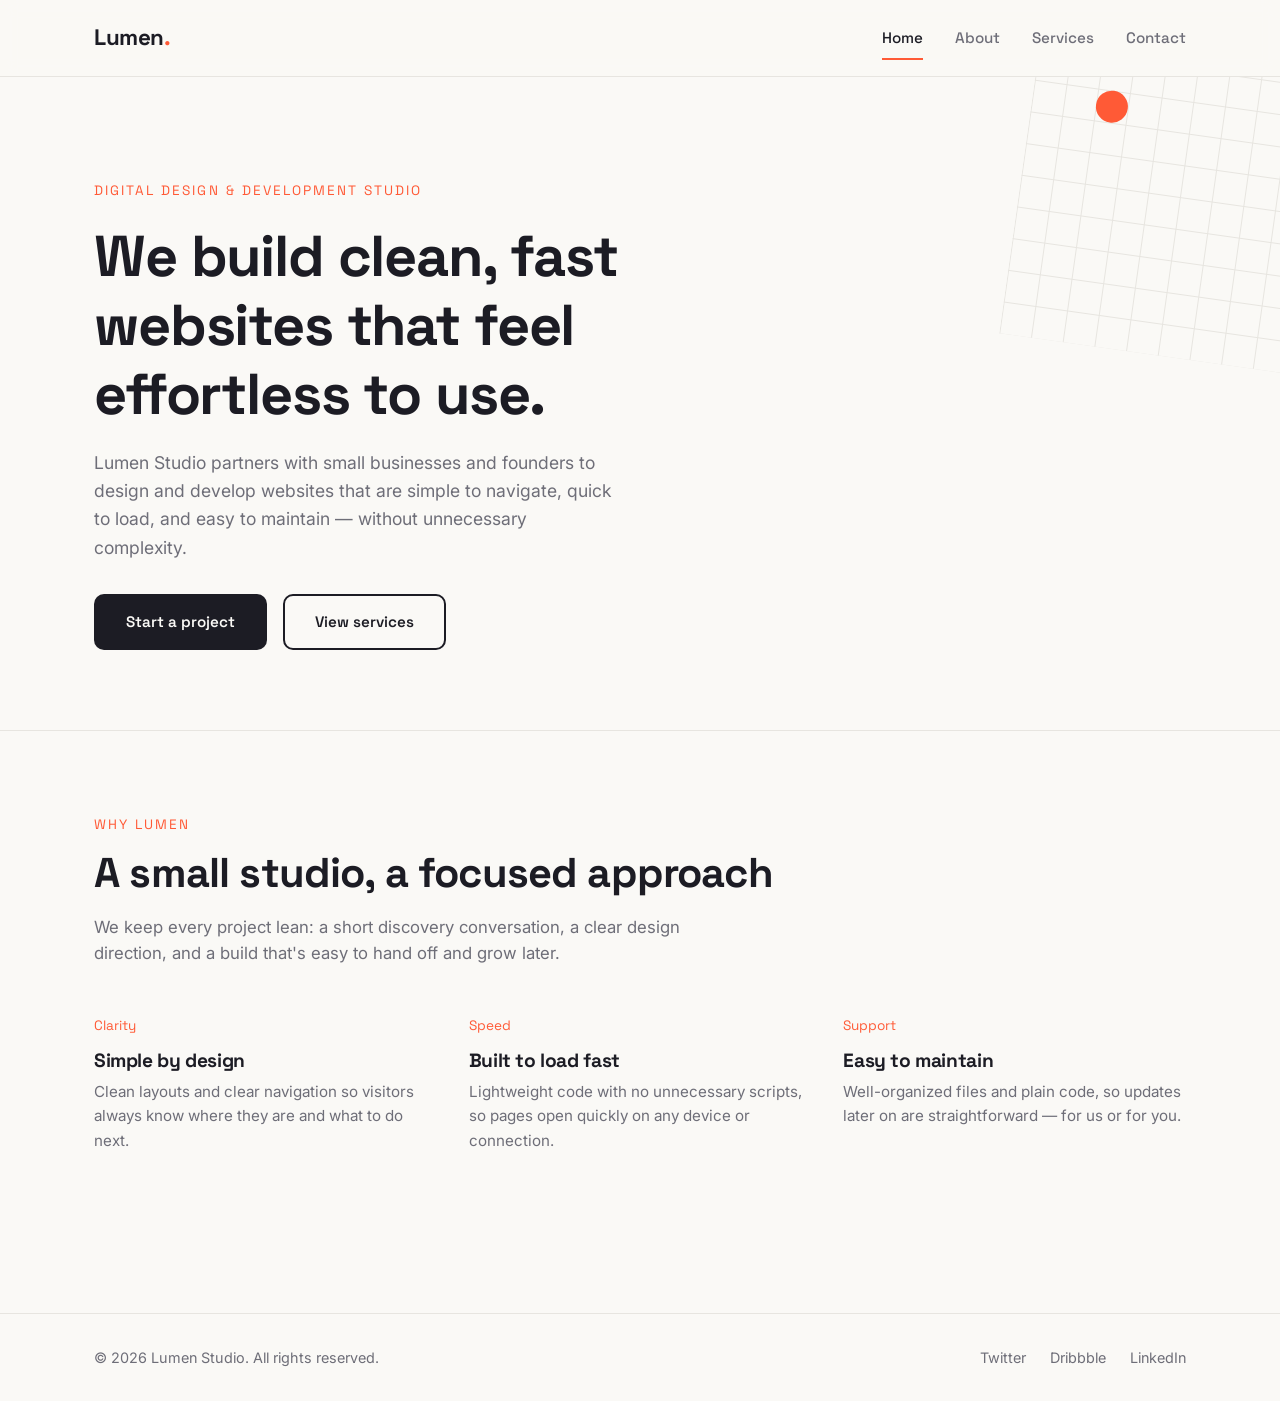
<file: index.html>
<!DOCTYPE html>
<html lang="en">
<head>
  <meta charset="UTF-8" />
  <meta name="viewport" content="width=device-width, initial-scale=1.0" />
  <title>Lumen Studio — Home</title>
  <link rel="preconnect" href="https://fonts.googleapis.com">
  <link rel="preconnect" href="https://fonts.gstatic.com" crossorigin>
  <link href="https://fonts.googleapis.com/css2?family=Inter:wght@400;500;600&family=Space+Grotesk:wght@500;700&display=swap" rel="stylesheet">
  <link rel="stylesheet" href="style.css">
</head>
<body>

  <!-- Navbar -->
  <header class="navbar">
    <div class="container nav-container">
      <a href="index.html" class="logo">Lumen<span>.</span></a>
      <nav class="nav-links" id="nav-links">
        <a href="index.html">Home</a>
        <a href="about.html">About</a>
        <a href="services.html">Services</a>
        <a href="contact.html">Contact</a>
      </nav>
      <button class="nav-toggle" id="nav-toggle" aria-label="Toggle navigation">
        <span></span><span></span><span></span>
      </button>
    </div>
  </header>

  <!-- Hero -->
  <section class="hero">
    <div class="hero-grid"></div>
    <div class="container">
      <div class="hero-content">
        <span class="section-label">Digital Design & Development Studio</span>
        <h1>We build clean, fast websites that feel effortless to use.</h1>
        <p>Lumen Studio partners with small businesses and founders to design and develop websites that are simple to navigate, quick to load, and easy to maintain — without unnecessary complexity.</p>
        <div class="hero-actions">
          <a href="contact.html" class="btn btn-primary">Start a project</a>
          <a href="services.html" class="btn btn-outline">View services</a>
        </div>
      </div>
    </div>
  </section>

  <!-- Short Introduction -->
  <section class="intro">
    <div class="container">
      <span class="section-label">Why Lumen</span>
      <h2 class="section-heading">A small studio, a focused approach</h2>
      <p class="section-intro">We keep every project lean: a short discovery conversation, a clear design direction, and a build that's easy to hand off and grow later.</p>

      <div class="intro-grid">
        <div class="intro-card">
          <span class="intro-number">Clarity</span>
          <h3>Simple by design</h3>
          <p>Clean layouts and clear navigation so visitors always know where they are and what to do next.</p>
        </div>
        <div class="intro-card">
          <span class="intro-number">Speed</span>
          <h3>Built to load fast</h3>
          <p>Lightweight code with no unnecessary scripts, so pages open quickly on any device or connection.</p>
        </div>
        <div class="intro-card">
          <span class="intro-number">Support</span>
          <h3>Easy to maintain</h3>
          <p>Well-organized files and plain code, so updates later on are straightforward — for us or for you.</p>
        </div>
      </div>
    </div>
  </section>

  <!-- Footer -->
  <footer class="footer">
    <div class="container footer-container">
      <p>&copy; 2026 Lumen Studio. All rights reserved.</p>
      <div class="footer-links">
        <a href="#">Twitter</a>
        <a href="#">Dribbble</a>
        <a href="#">LinkedIn</a>
      </div>
    </div>
  </footer>

  <script src="script.js"></script>
</body>
</html>
</file>
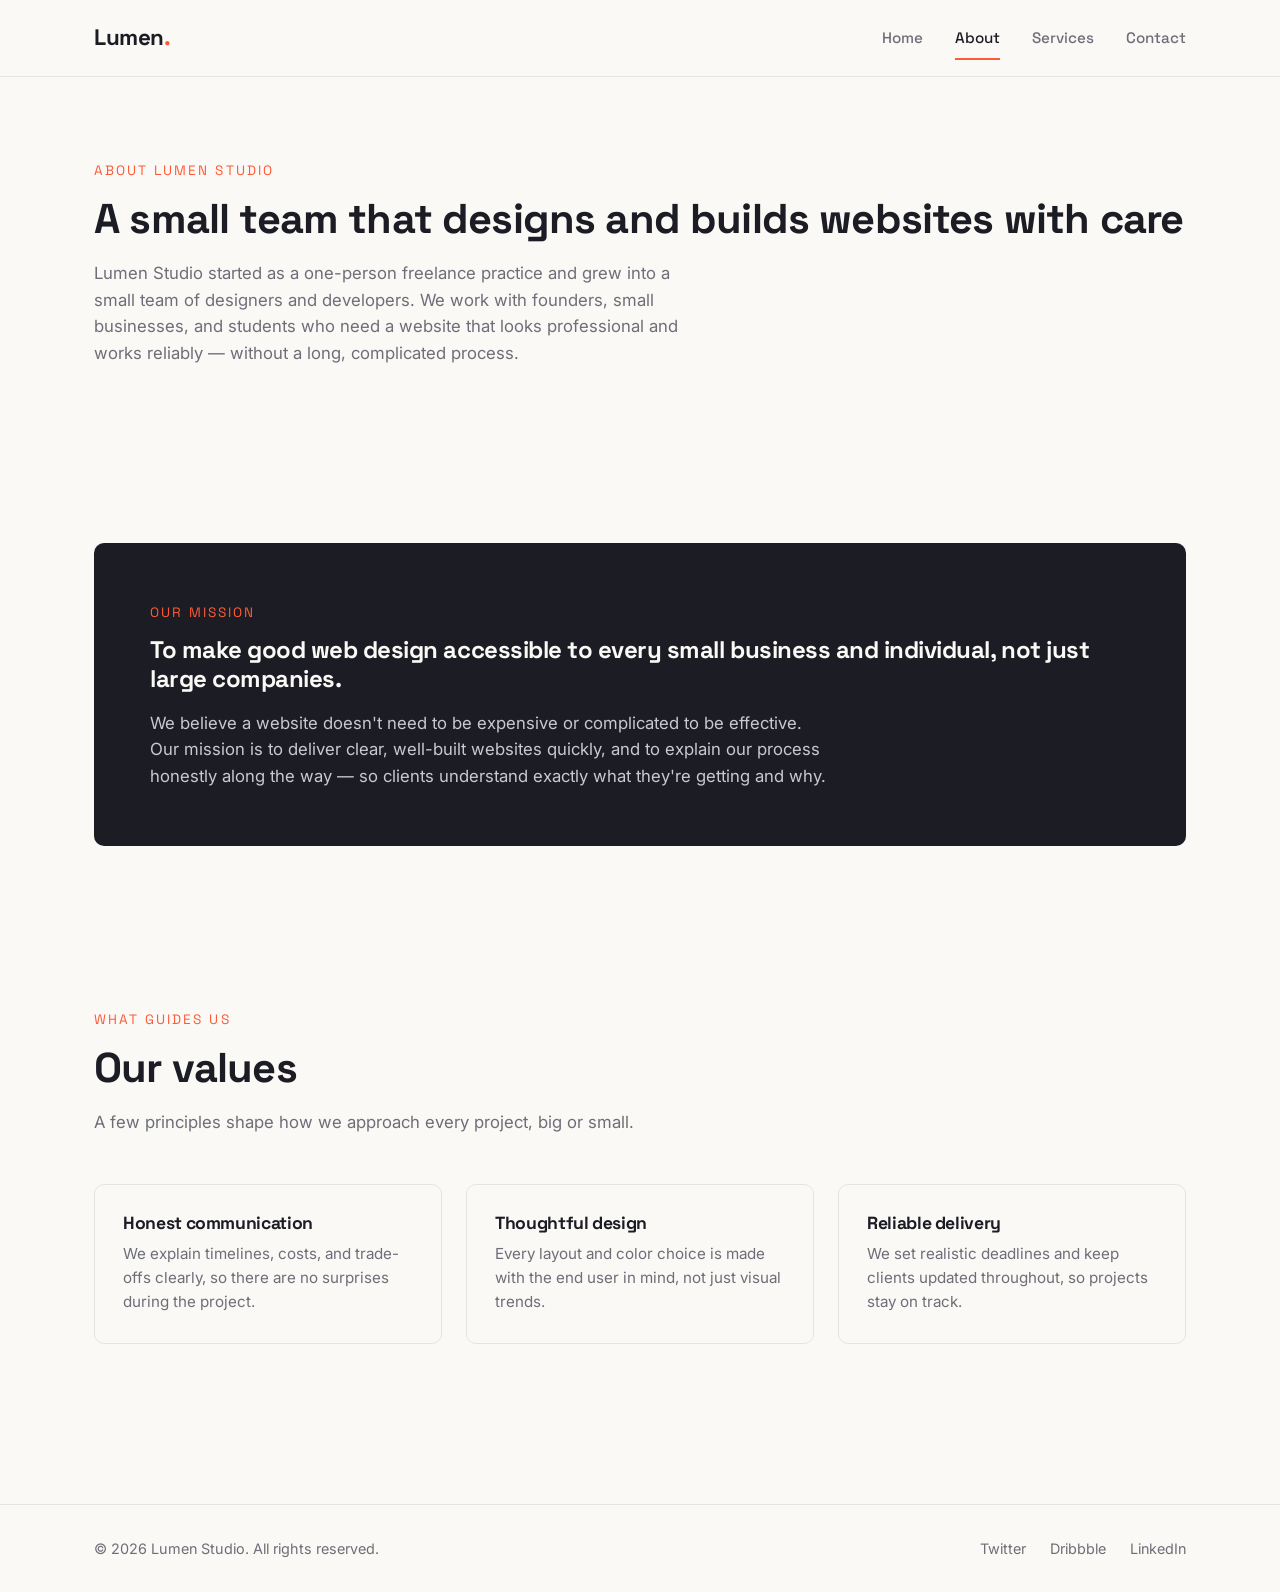
<file: about.html>
<!DOCTYPE html>
<html lang="en">
<head>
  <meta charset="UTF-8" />
  <meta name="viewport" content="width=device-width, initial-scale=1.0" />
  <title>Lumen Studio — About</title>
  <link rel="preconnect" href="https://fonts.googleapis.com">
  <link rel="preconnect" href="https://fonts.gstatic.com" crossorigin>
  <link href="https://fonts.googleapis.com/css2?family=Inter:wght@400;500;600&family=Space+Grotesk:wght@500;700&display=swap" rel="stylesheet">
  <link rel="stylesheet" href="style.css">
</head>
<body>

  <!-- Navbar -->
  <header class="navbar">
    <div class="container nav-container">
      <a href="index.html" class="logo">Lumen<span>.</span></a>
      <nav class="nav-links" id="nav-links">
        <a href="index.html">Home</a>
        <a href="about.html">About</a>
        <a href="services.html">Services</a>
        <a href="contact.html">Contact</a>
      </nav>
      <button class="nav-toggle" id="nav-toggle" aria-label="Toggle navigation">
        <span></span><span></span><span></span>
      </button>
    </div>
  </header>

  <!-- About intro -->
  <section class="about-hero">
    <div class="container">
      <span class="section-label">About Lumen Studio</span>
      <h1 class="section-heading">A small team that designs and builds websites with care</h1>
      <p class="section-intro">Lumen Studio started as a one-person freelance practice and grew into a small team of designers and developers. We work with founders, small businesses, and students who need a website that looks professional and works reliably — without a long, complicated process.</p>
    </div>
  </section>

  <!-- Mission statement -->
  <section class="mission-section">
    <div class="container">
      <div class="mission">
        <span class="section-label">Our Mission</span>
        <h2>To make good web design accessible to every small business and individual, not just large companies.</h2>
        <p>We believe a website doesn't need to be expensive or complicated to be effective. Our mission is to deliver clear, well-built websites quickly, and to explain our process honestly along the way — so clients understand exactly what they're getting and why.</p>
      </div>
    </div>
  </section>

  <!-- Values -->
  <section class="values">
    <div class="container">
      <span class="section-label">What Guides Us</span>
      <h2 class="section-heading">Our values</h2>
      <p class="section-intro">A few principles shape how we approach every project, big or small.</p>

      <div class="values-grid">
        <div class="value-card">
          <h3>Honest communication</h3>
          <p>We explain timelines, costs, and trade-offs clearly, so there are no surprises during the project.</p>
        </div>
        <div class="value-card">
          <h3>Thoughtful design</h3>
          <p>Every layout and color choice is made with the end user in mind, not just visual trends.</p>
        </div>
        <div class="value-card">
          <h3>Reliable delivery</h3>
          <p>We set realistic deadlines and keep clients updated throughout, so projects stay on track.</p>
        </div>
      </div>
    </div>
  </section>

  <!-- Footer -->
  <footer class="footer">
    <div class="container footer-container">
      <p>&copy; 2026 Lumen Studio. All rights reserved.</p>
      <div class="footer-links">
        <a href="#">Twitter</a>
        <a href="#">Dribbble</a>
        <a href="#">LinkedIn</a>
      </div>
    </div>
  </footer>

  <script src="script.js"></script>
</body>
</html>
</file>
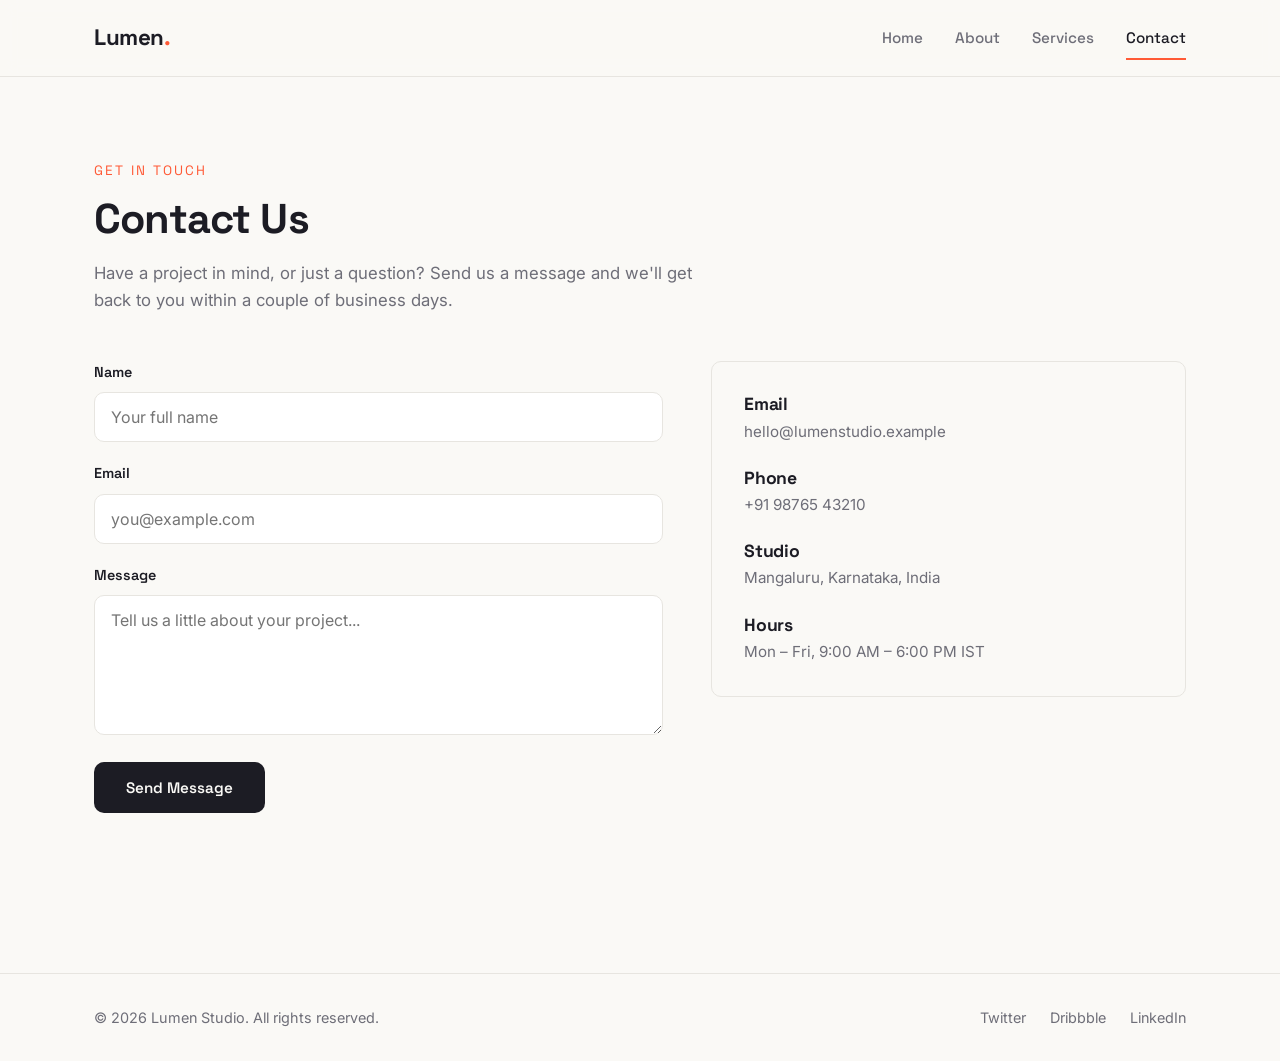
<file: contact.html>
<!DOCTYPE html>
<html lang="en">
<head>
  <meta charset="UTF-8" />
  <meta name="viewport" content="width=device-width, initial-scale=1.0" />
  <title>Lumen Studio — Contact</title>
  <link rel="preconnect" href="https://fonts.googleapis.com">
  <link rel="preconnect" href="https://fonts.gstatic.com" crossorigin>
  <link href="https://fonts.googleapis.com/css2?family=Inter:wght@400;500;600&family=Space+Grotesk:wght@500;700&display=swap" rel="stylesheet">
  <link rel="stylesheet" href="style.css">
</head>
<body>

  <!-- Navbar -->
  <header class="navbar">
    <div class="container nav-container">
      <a href="index.html" class="logo">Lumen<span>.</span></a>
      <nav class="nav-links" id="nav-links">
        <a href="index.html">Home</a>
        <a href="about.html">About</a>
        <a href="services.html">Services</a>
        <a href="contact.html">Contact</a>
      </nav>
      <button class="nav-toggle" id="nav-toggle" aria-label="Toggle navigation">
        <span></span><span></span><span></span>
      </button>
    </div>
  </header>

  <!-- Contact -->
  <section class="contact">
    <div class="container">
      <span class="section-label">Get In Touch</span>
      <h1 class="section-heading">Contact Us</h1>
      <p class="section-intro">Have a project in mind, or just a question? Send us a message and we'll get back to you within a couple of business days.</p>

      <div class="contact-grid">
        <form class="contact-form" id="contact-form" novalidate>
          <div class="form-group">
            <label for="name">Name</label>
            <input type="text" id="name" name="name" placeholder="Your full name">
            <span class="error-message">Please enter your name.</span>
          </div>

          <div class="form-group">
            <label for="email">Email</label>
            <input type="email" id="email" name="email" placeholder="you@example.com">
            <span class="error-message">Please enter a valid email address.</span>
          </div>

          <div class="form-group">
            <label for="message">Message</label>
            <textarea id="message" name="message" placeholder="Tell us a little about your project..."></textarea>
            <span class="error-message">Please enter a message.</span>
          </div>

          <button type="submit" class="btn btn-primary">Send Message</button>

          <div id="form-status"></div>
        </form>

        <aside class="contact-info">
          <div class="info-item">
            <h3>Email</h3>
            <span>hello@lumenstudio.example</span>
          </div>
          <div class="info-item">
            <h3>Phone</h3>
            <span>+91 98765 43210</span>
          </div>
          <div class="info-item">
            <h3>Studio</h3>
            <span>Mangaluru, Karnataka, India</span>
          </div>
          <div class="info-item">
            <h3>Hours</h3>
            <span>Mon – Fri, 9:00 AM – 6:00 PM IST</span>
          </div>
        </aside>
      </div>
    </div>
  </section>

  <!-- Footer -->
  <footer class="footer">
    <div class="container footer-container">
      <p>&copy; 2026 Lumen Studio. All rights reserved.</p>
      <div class="footer-links">
        <a href="#">Twitter</a>
        <a href="#">Dribbble</a>
        <a href="#">LinkedIn</a>
      </div>
    </div>
  </footer>

  <script src="script.js"></script>
</body>
</html>
</file>
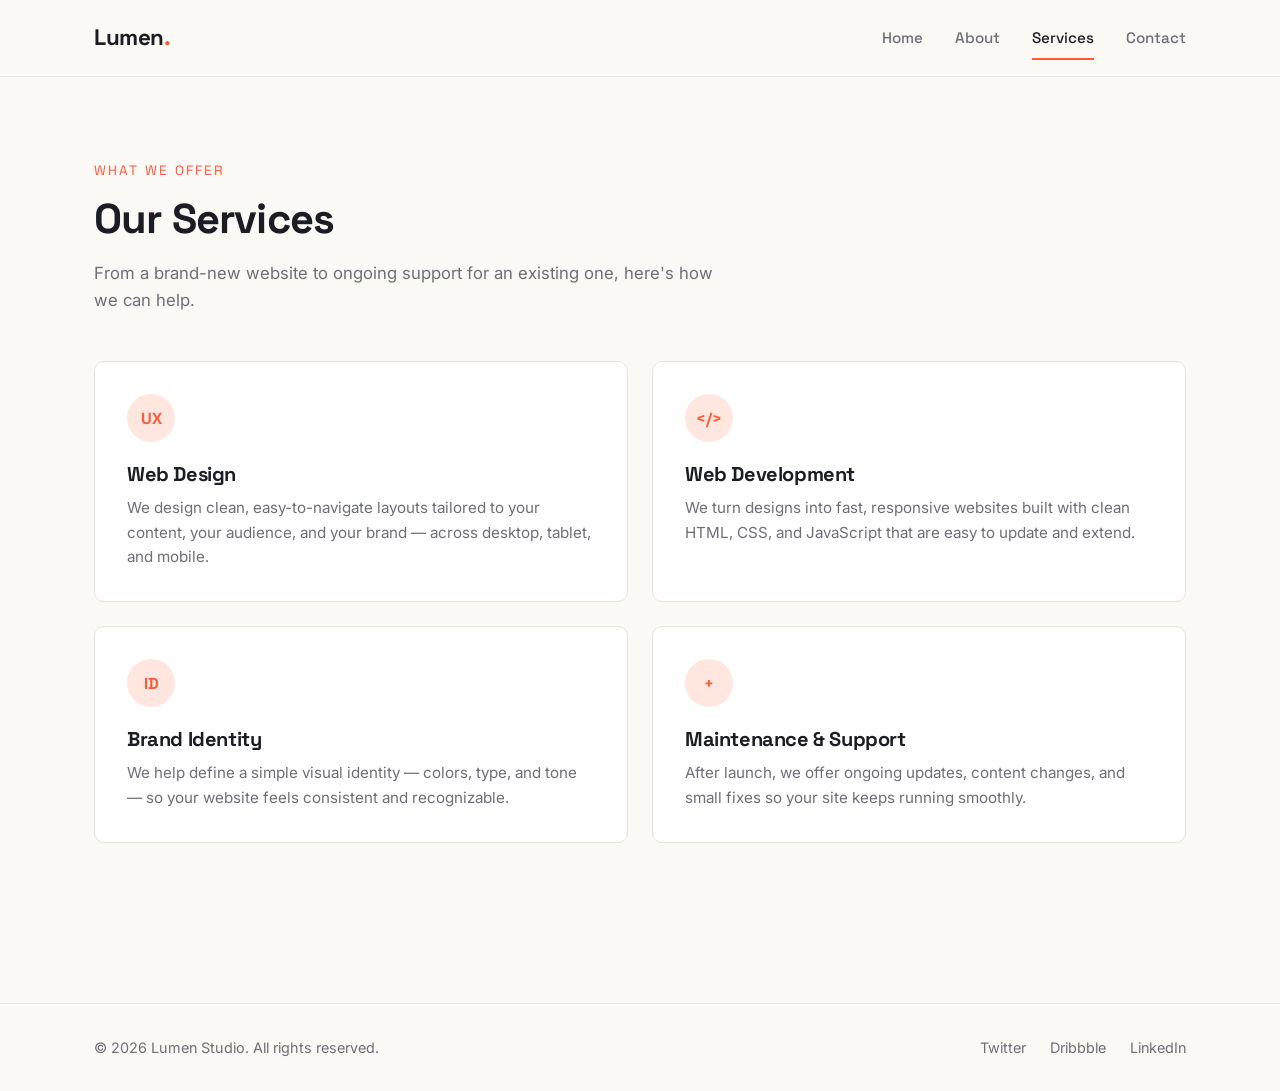
<file: services.html>
<!DOCTYPE html>
<html lang="en">
<head>
  <meta charset="UTF-8" />
  <meta name="viewport" content="width=device-width, initial-scale=1.0" />
  <title>Lumen Studio — Services</title>
  <link rel="preconnect" href="https://fonts.googleapis.com">
  <link rel="preconnect" href="https://fonts.gstatic.com" crossorigin>
  <link href="https://fonts.googleapis.com/css2?family=Inter:wght@400;500;600&family=Space+Grotesk:wght@500;700&display=swap" rel="stylesheet">
  <link rel="stylesheet" href="style.css">
</head>
<body>

  <!-- Navbar -->
  <header class="navbar">
    <div class="container nav-container">
      <a href="index.html" class="logo">Lumen<span>.</span></a>
      <nav class="nav-links" id="nav-links">
        <a href="index.html">Home</a>
        <a href="about.html">About</a>
        <a href="services.html">Services</a>
        <a href="contact.html">Contact</a>
      </nav>
      <button class="nav-toggle" id="nav-toggle" aria-label="Toggle navigation">
        <span></span><span></span><span></span>
      </button>
    </div>
  </header>

  <!-- Services -->
  <section class="services">
    <div class="container">
      <span class="section-label">What We Offer</span>
      <h1 class="section-heading">Our Services</h1>
      <p class="section-intro">From a brand-new website to ongoing support for an existing one, here's how we can help.</p>

      <div class="services-grid">
        <div class="service-card">
          <div class="service-icon">UX</div>
          <h3>Web Design</h3>
          <p>We design clean, easy-to-navigate layouts tailored to your content, your audience, and your brand — across desktop, tablet, and mobile.</p>
        </div>

        <div class="service-card">
          <div class="service-icon">&lt;/&gt;</div>
          <h3>Web Development</h3>
          <p>We turn designs into fast, responsive websites built with clean HTML, CSS, and JavaScript that are easy to update and extend.</p>
        </div>

        <div class="service-card">
          <div class="service-icon">ID</div>
          <h3>Brand Identity</h3>
          <p>We help define a simple visual identity — colors, type, and tone — so your website feels consistent and recognizable.</p>
        </div>

        <div class="service-card">
          <div class="service-icon">+</div>
          <h3>Maintenance & Support</h3>
          <p>After launch, we offer ongoing updates, content changes, and small fixes so your site keeps running smoothly.</p>
        </div>
      </div>
    </div>
  </section>

  <!-- Footer -->
  <footer class="footer">
    <div class="container footer-container">
      <p>&copy; 2026 Lumen Studio. All rights reserved.</p>
      <div class="footer-links">
        <a href="#">Twitter</a>
        <a href="#">Dribbble</a>
        <a href="#">LinkedIn</a>
      </div>
    </div>
  </footer>

  <script src="script.js"></script>
</body>
</html>
</file>
<file: style.css>
/* ============================================
   Lumen Studio — Shared Stylesheet
   ============================================ */

/* ---- Reset ---- */
* {
  margin: 0;
  padding: 0;
  box-sizing: border-box;
}

html {
  scroll-behavior: smooth;
}

img {
  max-width: 100%;
  display: block;
}

/* ---- Design Tokens ---- */
:root {
  --color-bg: #FAF9F6;
  --color-surface: #FFFFFF;
  --color-ink: #1C1C24;
  --color-muted: #6E6E78;
  --color-accent: #FF5A36;
  --color-accent-soft: #FFE7E0;
  --color-border: #E7E5E0;

  --font-display: 'Space Grotesk', sans-serif;
  --font-body: 'Inter', sans-serif;

  --max-width: 1140px;
  --radius: 10px;
  --transition: 0.25s ease;
}

/* ---- Base ---- */
body {
  font-family: var(--font-body);
  color: var(--color-ink);
  background-color: var(--color-bg);
  line-height: 1.6;
  font-size: 16px;
}

h1, h2, h3, h4 {
  font-family: var(--font-display);
  font-weight: 700;
  line-height: 1.2;
  letter-spacing: -0.02em;
}

a {
  color: inherit;
  text-decoration: none;
}

.container {
  width: 100%;
  max-width: var(--max-width);
  margin: 0 auto;
  padding: 0 24px;
}

section {
  padding: 80px 0;
}

.section-label {
  display: inline-block;
  font-family: var(--font-display);
  font-size: 0.85rem;
  text-transform: uppercase;
  letter-spacing: 0.15em;
  color: var(--color-accent);
  margin-bottom: 12px;
}

.section-heading {
  font-size: clamp(1.8rem, 4vw, 2.6rem);
  margin-bottom: 16px;
}

.section-intro {
  color: var(--color-muted);
  max-width: 620px;
  margin-bottom: 48px;
  font-size: 1.05rem;
}

/* ---- Buttons ---- */
.btn {
  display: inline-block;
  font-family: var(--font-display);
  font-weight: 600;
  font-size: 0.95rem;
  padding: 14px 30px;
  border-radius: var(--radius);
  border: 2px solid transparent;
  cursor: pointer;
  transition: transform var(--transition), background-color var(--transition), color var(--transition), border-color var(--transition);
}

.btn:hover {
  transform: translateY(-2px);
}

.btn-primary {
  background-color: var(--color-ink);
  color: var(--color-bg);
}

.btn-primary:hover {
  background-color: var(--color-accent);
}

.btn-outline {
  background-color: transparent;
  border-color: var(--color-ink);
  color: var(--color-ink);
}

.btn-outline:hover {
  border-color: var(--color-accent);
  color: var(--color-accent);
}

/* ============================================
   Navbar
   ============================================ */
.navbar {
  position: sticky;
  top: 0;
  z-index: 100;
  background-color: rgba(250, 249, 246, 0.9);
  backdrop-filter: blur(8px);
  border-bottom: 1px solid var(--color-border);
}

.nav-container {
  display: flex;
  align-items: center;
  justify-content: space-between;
  height: 76px;
}

.logo {
  font-family: var(--font-display);
  font-size: 1.4rem;
  font-weight: 700;
  letter-spacing: -0.02em;
}

.logo span {
  color: var(--color-accent);
}

.nav-links {
  display: flex;
  gap: 32px;
}

.nav-links a {
  font-family: var(--font-display);
  font-size: 0.95rem;
  font-weight: 500;
  color: var(--color-muted);
  position: relative;
  padding: 6px 0;
  transition: color var(--transition);
}

.nav-links a:hover {
  color: var(--color-ink);
}

.nav-links a.active {
  color: var(--color-ink);
}

.nav-links a.active::after {
  content: '';
  position: absolute;
  left: 0;
  bottom: -4px;
  width: 100%;
  height: 2px;
  background-color: var(--color-accent);
}

.nav-toggle {
  display: none;
  flex-direction: column;
  justify-content: center;
  gap: 5px;
  width: 32px;
  height: 32px;
  background: none;
  border: none;
  cursor: pointer;
}

.nav-toggle span {
  display: block;
  width: 100%;
  height: 2px;
  background-color: var(--color-ink);
  transition: transform var(--transition), opacity var(--transition);
}

/* ============================================
   Footer
   ============================================ */
.footer {
  border-top: 1px solid var(--color-border);
  padding: 32px 0;
  margin-top: 80px;
}

.footer-container {
  display: flex;
  flex-wrap: wrap;
  justify-content: space-between;
  align-items: center;
  gap: 16px;
}

.footer p {
  color: var(--color-muted);
  font-size: 0.9rem;
}

.footer-links {
  display: flex;
  gap: 24px;
}

.footer-links a {
  font-size: 0.9rem;
  color: var(--color-muted);
  transition: color var(--transition);
}

.footer-links a:hover {
  color: var(--color-accent);
}

/* ============================================
   Hero (Home page)
   ============================================ */
.hero {
  position: relative;
  padding: 100px 0 80px;
  overflow: hidden;
}

.hero-grid {
  position: absolute;
  top: -40px;
  right: -60px;
  width: 320px;
  height: 320px;
  background-image:
    linear-gradient(var(--color-border) 1px, transparent 1px),
    linear-gradient(90deg, var(--color-border) 1px, transparent 1px);
  background-size: 32px 32px;
  transform: rotate(8deg);
  z-index: 0;
}

.hero-grid::after {
  content: '';
  position: absolute;
  top: 64px;
  left: 64px;
  width: 32px;
  height: 32px;
  background-color: var(--color-accent);
  border-radius: 50%;
}

.hero-content {
  position: relative;
  z-index: 1;
  max-width: 680px;
}

.hero-content .section-label {
  margin-bottom: 20px;
}

.hero-content h1 {
  font-size: clamp(2.4rem, 6vw, 3.6rem);
  margin-bottom: 20px;
}

.hero-content p {
  color: var(--color-muted);
  font-size: 1.1rem;
  margin-bottom: 32px;
  max-width: 520px;
}

.hero-actions {
  display: flex;
  gap: 16px;
  flex-wrap: wrap;
}

/* ============================================
   Intro / About cards
   ============================================ */
.intro {
  border-top: 1px solid var(--color-border);
}

.intro-grid {
  display: grid;
  grid-template-columns: repeat(3, 1fr);
  gap: 32px;
}

.intro-card h3 {
  font-size: 1.2rem;
  margin-bottom: 8px;
}

.intro-card p {
  color: var(--color-muted);
  font-size: 0.95rem;
}

.intro-card .intro-number {
  font-family: var(--font-display);
  font-size: 0.85rem;
  color: var(--color-accent);
  margin-bottom: 12px;
  display: block;
}

/* ============================================
   About page
   ============================================ */
.about-hero p.section-intro {
  margin-bottom: 0;
}

.mission {
  background-color: var(--color-ink);
  color: var(--color-bg);
  border-radius: var(--radius);
  padding: 56px;
  margin-top: 16px;
}

.mission .section-label {
  color: var(--color-accent);
}

.mission h2 {
  color: var(--color-bg);
  margin-bottom: 16px;
}

.mission p {
  color: #C9C9D2;
  max-width: 680px;
  font-size: 1.05rem;
}

.values-grid {
  display: grid;
  grid-template-columns: repeat(3, 1fr);
  gap: 24px;
  margin-top: 48px;
}

.value-card {
  border: 1px solid var(--color-border);
  border-radius: var(--radius);
  padding: 28px;
  transition: border-color var(--transition), transform var(--transition);
}

.value-card:hover {
  border-color: var(--color-accent);
  transform: translateY(-4px);
}

.value-card h3 {
  font-size: 1.1rem;
  margin-bottom: 8px;
}

.value-card p {
  color: var(--color-muted);
  font-size: 0.95rem;
}

/* ============================================
   Services page
   ============================================ */
.services-grid {
  display: grid;
  grid-template-columns: repeat(2, 1fr);
  gap: 24px;
}

.service-card {
  background-color: var(--color-surface);
  border: 1px solid var(--color-border);
  border-radius: var(--radius);
  padding: 32px;
  transition: transform var(--transition), box-shadow var(--transition);
}

.service-card:hover {
  transform: translateY(-6px);
  box-shadow: 0 12px 24px rgba(28, 28, 36, 0.06);
}

.service-icon {
  width: 48px;
  height: 48px;
  border-radius: 50%;
  background-color: var(--color-accent-soft);
  display: flex;
  align-items: center;
  justify-content: center;
  font-family: var(--font-display);
  font-weight: 700;
  color: var(--color-accent);
  margin-bottom: 20px;
}

.service-card h3 {
  font-size: 1.25rem;
  margin-bottom: 10px;
}

.service-card p {
  color: var(--color-muted);
  font-size: 0.95rem;
}

/* ============================================
   Contact page
   ============================================ */
.contact-grid {
  display: grid;
  grid-template-columns: 1.2fr 1fr;
  gap: 48px;
  align-items: start;
}

.contact-form .form-group {
  margin-bottom: 20px;
}

.contact-form label {
  display: block;
  font-family: var(--font-display);
  font-size: 0.9rem;
  font-weight: 600;
  margin-bottom: 8px;
}

.contact-form input,
.contact-form textarea {
  width: 100%;
  padding: 14px 16px;
  border: 1px solid var(--color-border);
  border-radius: var(--radius);
  background-color: var(--color-surface);
  font-family: var(--font-body);
  font-size: 1rem;
  color: var(--color-ink);
  transition: border-color var(--transition);
}

.contact-form input:focus,
.contact-form textarea:focus {
  outline: none;
  border-color: var(--color-accent);
}

.contact-form textarea {
  min-height: 140px;
  resize: vertical;
}

.error-message {
  color: var(--color-accent);
  font-size: 0.85rem;
  margin-top: 6px;
  display: none;
}

.form-group.has-error .error-message {
  display: block;
}

.form-group.has-error input,
.form-group.has-error textarea {
  border-color: var(--color-accent);
}

#form-status {
  margin-top: 16px;
  padding: 14px 16px;
  border-radius: var(--radius);
  background-color: var(--color-accent-soft);
  color: var(--color-ink);
  font-size: 0.95rem;
  display: none;
}

#form-status.visible {
  display: block;
}

.contact-info {
  border: 1px solid var(--color-border);
  border-radius: var(--radius);
  padding: 32px;
}

.contact-info h3 {
  font-size: 1.1rem;
  margin-bottom: 4px;
}

.contact-info .info-item {
  margin-bottom: 24px;
}

.contact-info .info-item:last-child {
  margin-bottom: 0;
}

.contact-info .info-item span {
  display: block;
  color: var(--color-muted);
  font-size: 0.95rem;
  margin-top: 4px;
}

/* ============================================
   Responsive
   ============================================ */
@media (max-width: 860px) {
  .intro-grid,
  .values-grid,
  .services-grid {
    grid-template-columns: 1fr;
  }

  .contact-grid {
    grid-template-columns: 1fr;
  }

  .mission {
    padding: 36px 28px;
  }
}

@media (max-width: 720px) {
  .nav-links {
    position: absolute;
    top: 76px;
    left: 0;
    right: 0;
    background-color: var(--color-bg);
    border-bottom: 1px solid var(--color-border);
    flex-direction: column;
    align-items: center;
    gap: 0;
    max-height: 0;
    overflow: hidden;
    transition: max-height var(--transition);
  }

  .nav-links.open {
    max-height: 280px;
  }

  .nav-links a {
    width: 100%;
    text-align: center;
    padding: 16px 0;
  }

  .nav-links a.active::after {
    bottom: 6px;
    left: 50%;
    transform: translateX(-50%);
    width: 24px;
  }

  .nav-toggle {
    display: flex;
  }

  .hero-grid {
    width: 200px;
    height: 200px;
    right: -40px;
  }

  section {
    padding: 56px 0;
  }
}
</file>
